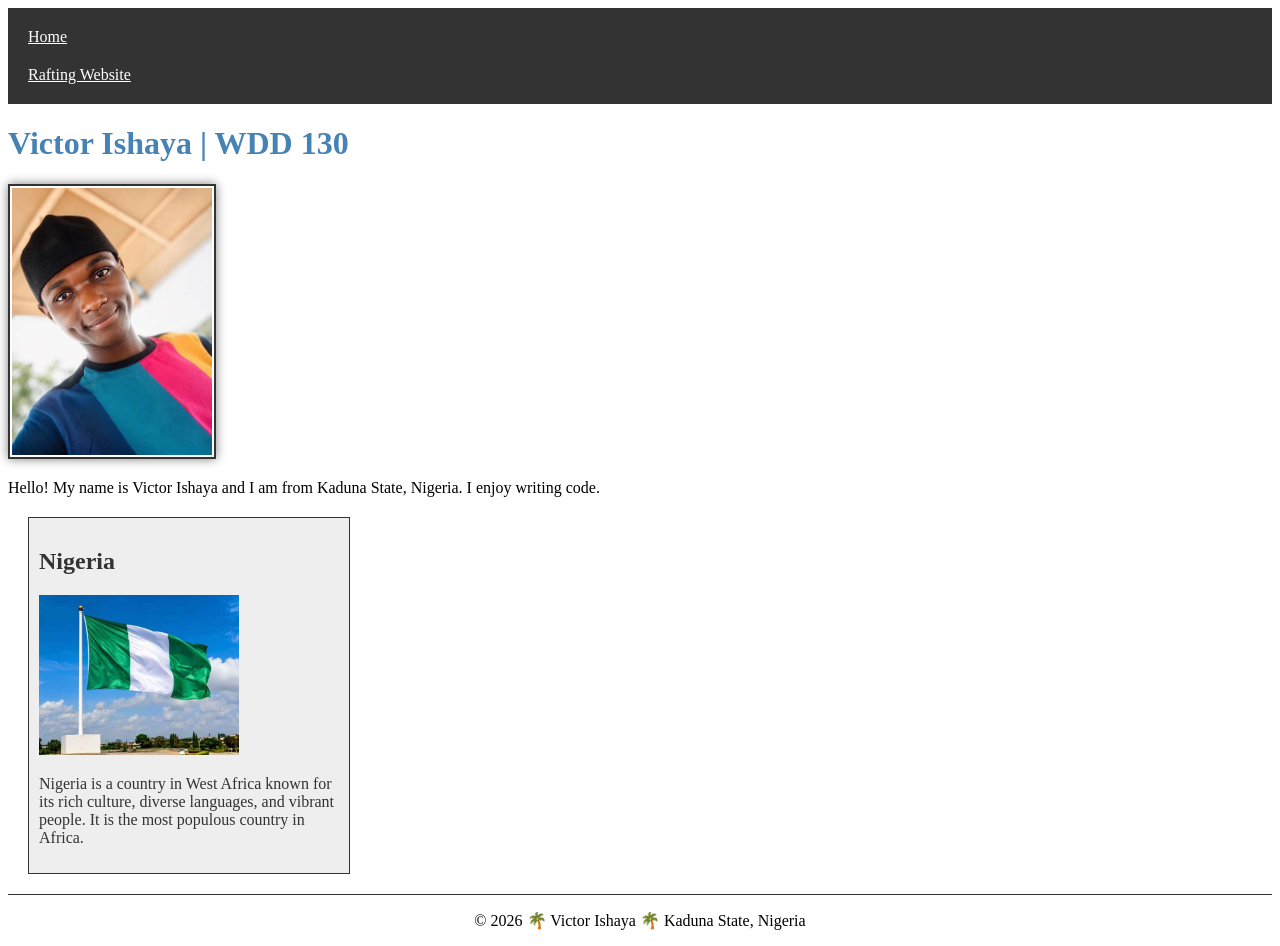
<file: index.html>
<!DOCTYPE html>
<html lang="en-US">
<head>
    <meta charset="UTF-8">
    <meta name="viewport" content="width=device-width, initial-scale=1.0">
    <title>Victor Ishaya | WDD 130</title>
    <meta name="description" content="W01 Assignment Home Page for Victor Ishaya in WDD 130.">
    <meta name="author" content="Victor Ishaya">
    <link rel="stylesheet" href="styles/styles.css">
</head>
<body>
    <header>
        <nav>
            <a href="#">Home</a>
            <a href="wwr/">Rafting Website</a>
        </nav>
    </header>
    <main>
        <h1>Victor Ishaya | WDD 130</h1>
        <img src="images/profile.jpg" alt="Portrait of Victor Ishaya" width="200">
        <p>Hello! My name is Victor Ishaya and I am from Kaduna State, Nigeria. I enjoy writing code.</p>
    </main>
    <aside>
        <h2>Nigeria</h2>
        <img src="images/nigeria.jpg" alt="Landscape of Nigeria">
        <p>Nigeria is a country in West Africa known for its rich culture, diverse languages, and vibrant people. It is the most populous country in Africa.</p>
    </aside>
    <footer>
        <p>&copy; 2026 🌴 Victor Ishaya 🌴 Kaduna State, Nigeria</p>
    </footer>
</body>
</html>
</file>
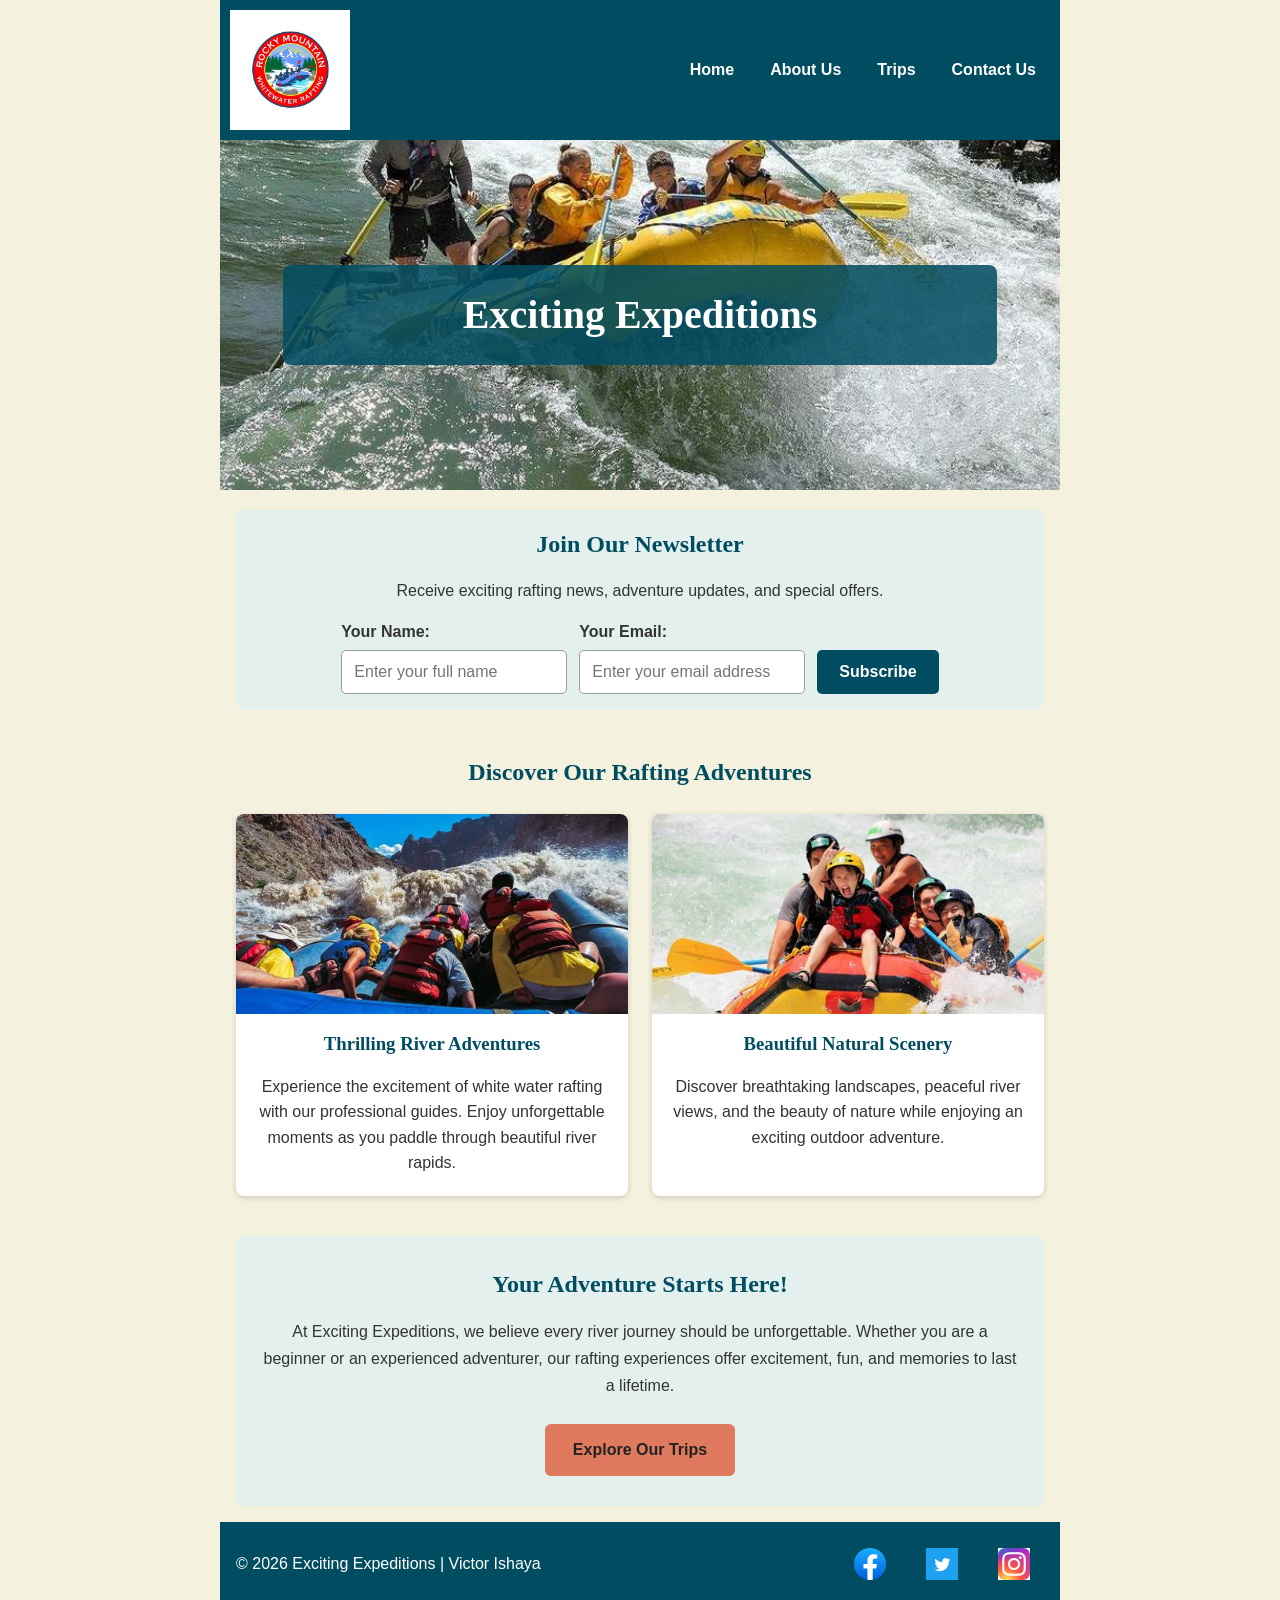
<file: wwr/index.html>
<!DOCTYPE html>
<html lang="en">
<head>
    <meta charset="UTF-8">
    <meta name="viewport" content="width=device-width, initial-scale=1.0">

    <title>Home - Exciting Expeditions White Water Rafting</title>

    <meta name="description" content="Explore exciting white water rafting adventures with Exciting Expeditions. Discover our trips, experienced guides, and unforgettable river experiences.">

    <meta name="author" content="Victor Ishaya">

    <link rel="stylesheet" href="styles/rafting.css">
</head>

<body>

    <header>
        <img src="images/logo.png" alt="Exciting Expeditions Logo">

        <nav>
            <a href="index.html">Home</a>
            <a href="about.html">About Us</a>
            <a href="trips.html">Trips</a>
            <a href="contact.html">Contact Us</a>
        </nav>
    </header>

    <main>

        <!-- Hero Section -->
        <section class="home-hero">

            <img src="images/hero.jpg"
                 alt="Adventurers enjoying an exciting white water rafting trip">

            <h1>Exciting Expeditions</h1>

        </section>

        <!-- Newsletter Section -->
        <section class="newsletter-section">

            <h2>Join Our Newsletter</h2>

            <p>Receive exciting rafting news, adventure updates, and special offers.</p>

            <form action="#" method="get" class="newsletter-form">

                <div>
                    <label for="newsletter-name">Your Name:</label>
                    <input
                        type="text"
                        id="newsletter-name"
                        name="name"
                        placeholder="Enter your full name"
                        required>
                </div>

                <div>
                    <label for="newsletter-email">Your Email:</label>
                    <input
                        type="email"
                        id="newsletter-email"
                        name="email"
                        placeholder="Enter your email address"
                        required>
                </div>

                <button type="submit">Subscribe</button>

            </form>

        </section>

        <!-- Adventure Highlights -->
        <section class="home-adventures">

            <h2>Discover Our Rafting Adventures</h2>

            <div class="home-grid">

                <article class="home-card">

                    <img
                        src="images/rafting1.jpg"
                        alt="Rafters navigating exciting white water rapids">

                    <h3>Thrilling River Adventures</h3>

                    <p>
                        Experience the excitement of white water rafting
                        with our professional guides. Enjoy unforgettable
                        moments as you paddle through beautiful river rapids.
                    </p>

                </article>

                <article class="home-card">

                    <img
                        src="images/rafting4.jpg"
                        alt="Beautiful scenery along a rafting river">

                    <h3>Beautiful Natural Scenery</h3>

                    <p>
                        Discover breathtaking landscapes, peaceful river
                        views, and the beauty of nature while enjoying
                        an exciting outdoor adventure.
                    </p>

                </article>

            </div>

        </section>

        <!-- Company Introduction -->
        <section class="home-introduction">

            <h2>Your Adventure Starts Here!</h2>

            <p>
                At Exciting Expeditions, we believe every river journey
                should be unforgettable. Whether you are a beginner or
                an experienced adventurer, our rafting experiences offer
                excitement, fun, and memories to last a lifetime.
            </p>

            <a href="trips.html" class="home-cta">
                Explore Our Trips
            </a>

        </section>

    </main>

    <footer>

        <p>&copy; 2026 Exciting Expeditions | Victor Ishaya</p>

        <nav class="socialmedia">

            <a href="https://facebook.com"
               target="_blank"
               rel="noopener noreferrer">
                <img src="images/facebook.png" alt="Facebook">
            </a>

            <a href="https://twitter.com"
               target="_blank"
               rel="noopener noreferrer">
                <img src="images/twitter.png" alt="Twitter">
            </a>

            <a href="https://instagram.com"
               target="_blank"
               rel="noopener noreferrer">
                <img src="images/instagram.png" alt="Instagram">
            </a>

        </nav>

    </footer>

</body>
</html>
</file>
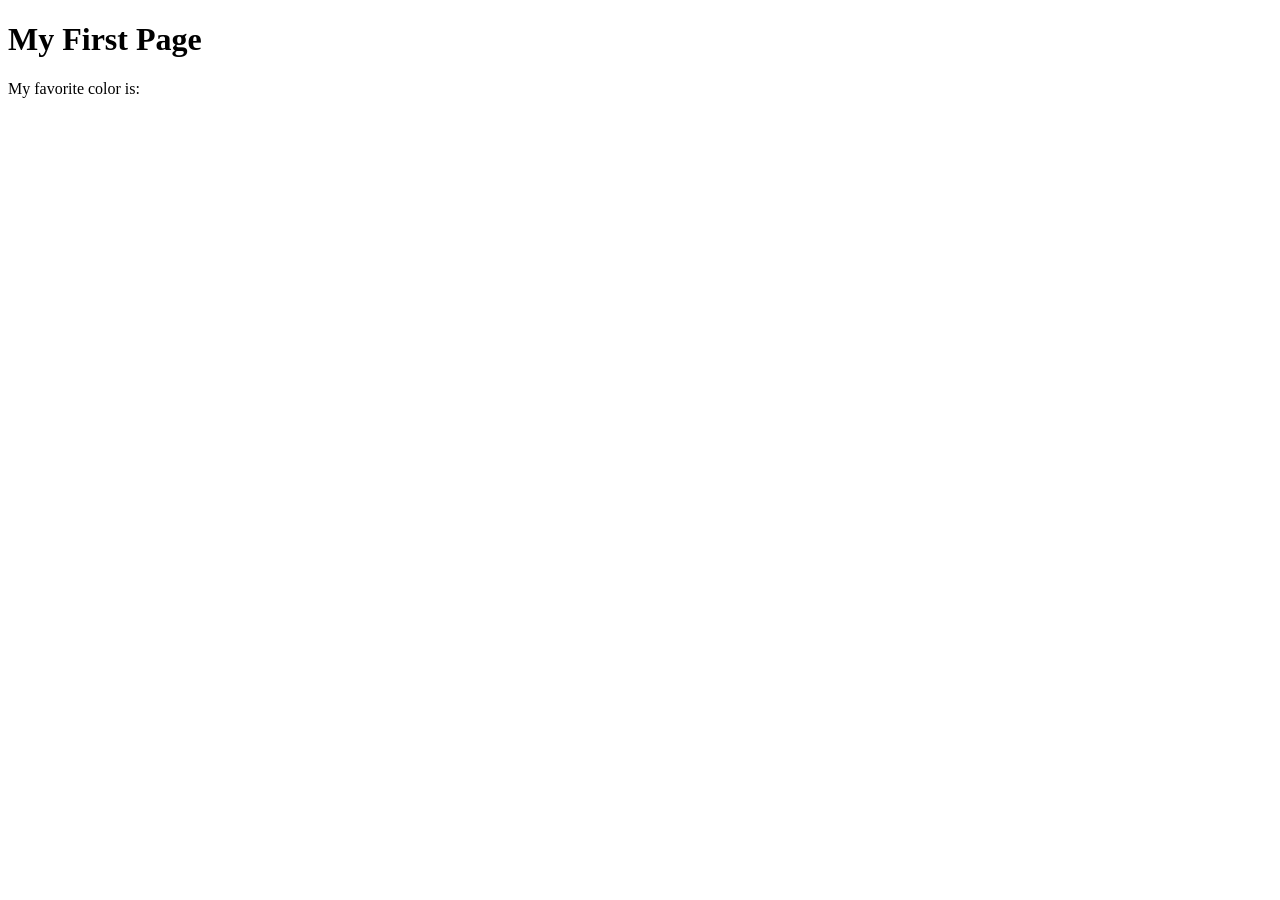
<file: week01/first-page.html>
<!DOCTYPE html>
<html lang="en">

<head>
    <meta charset="UTF-8">
    <meta name="viewport" content="width=device-width, initial-scale=1.0">
    <title>My First Page</title>
</head>

<body>
    <h1>My First Page</h1>
    <p>My favorite color is: </p>
</body>

</html>
</file>
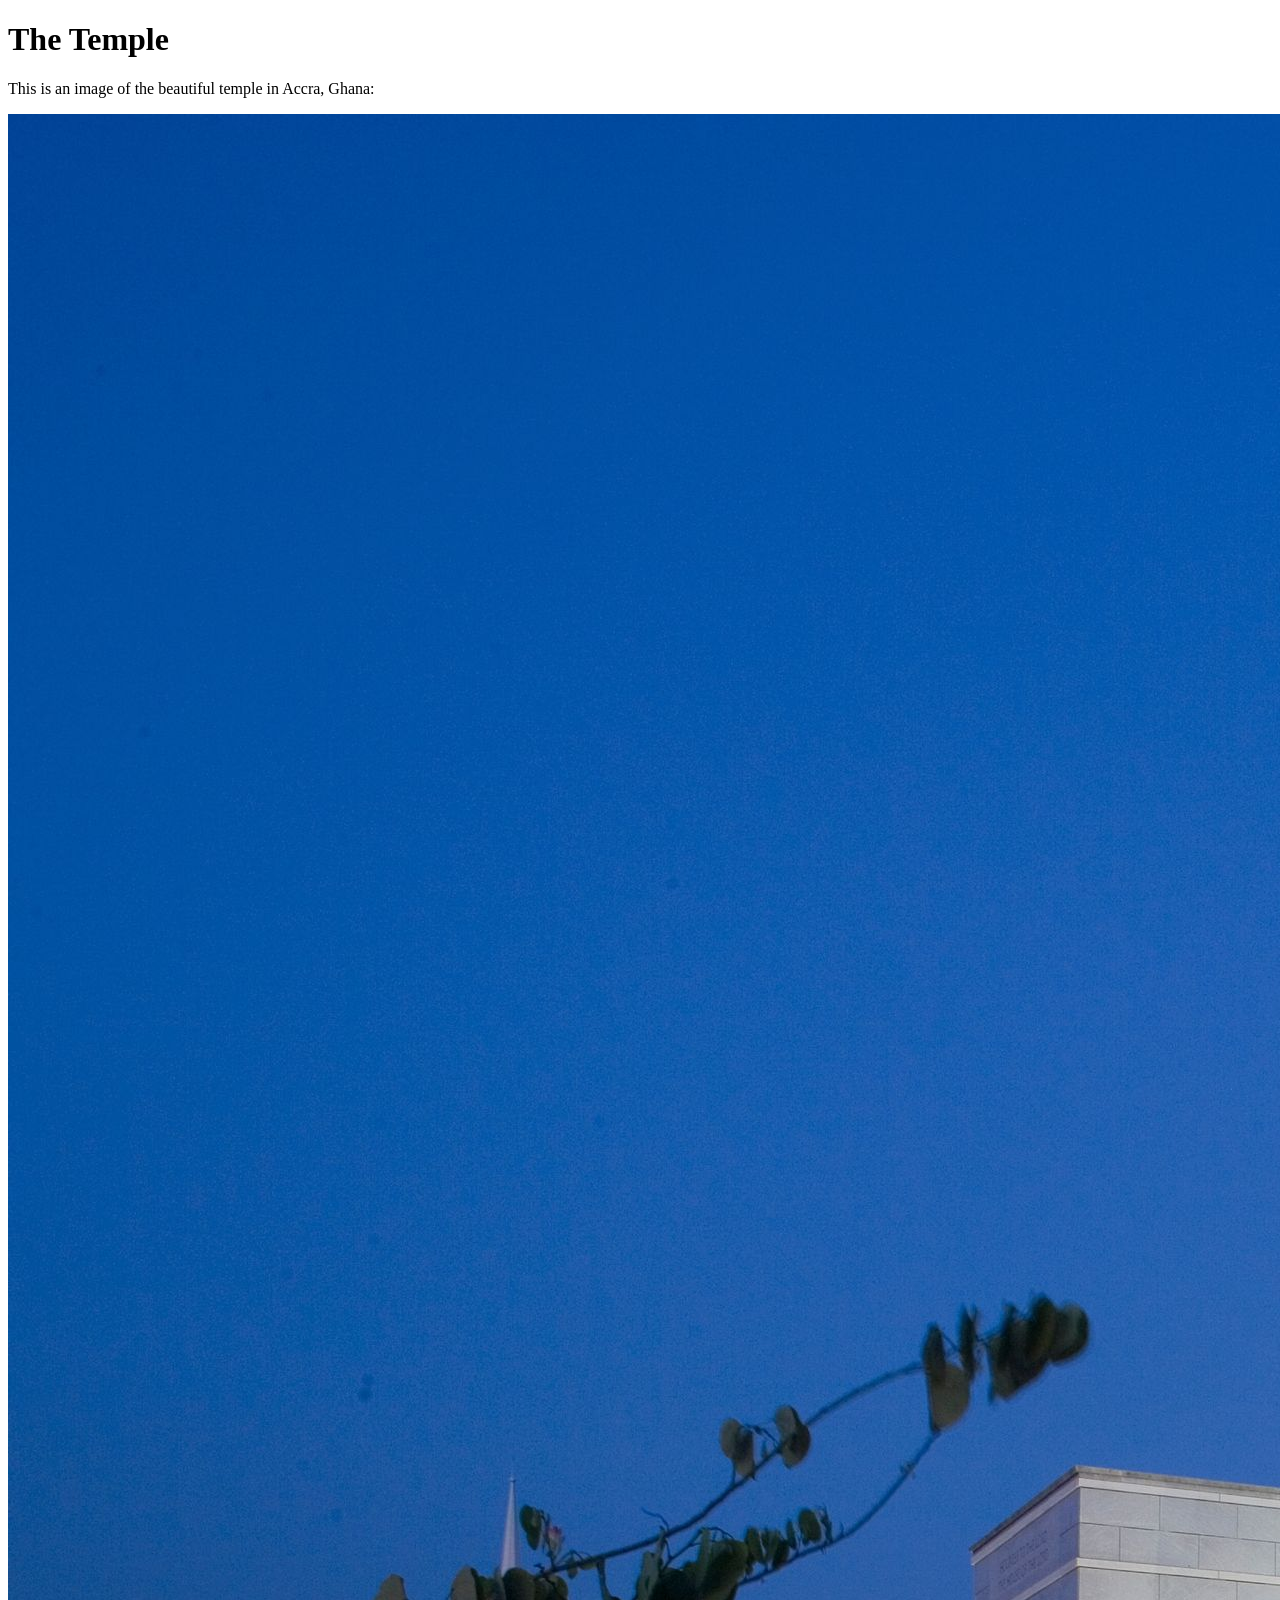
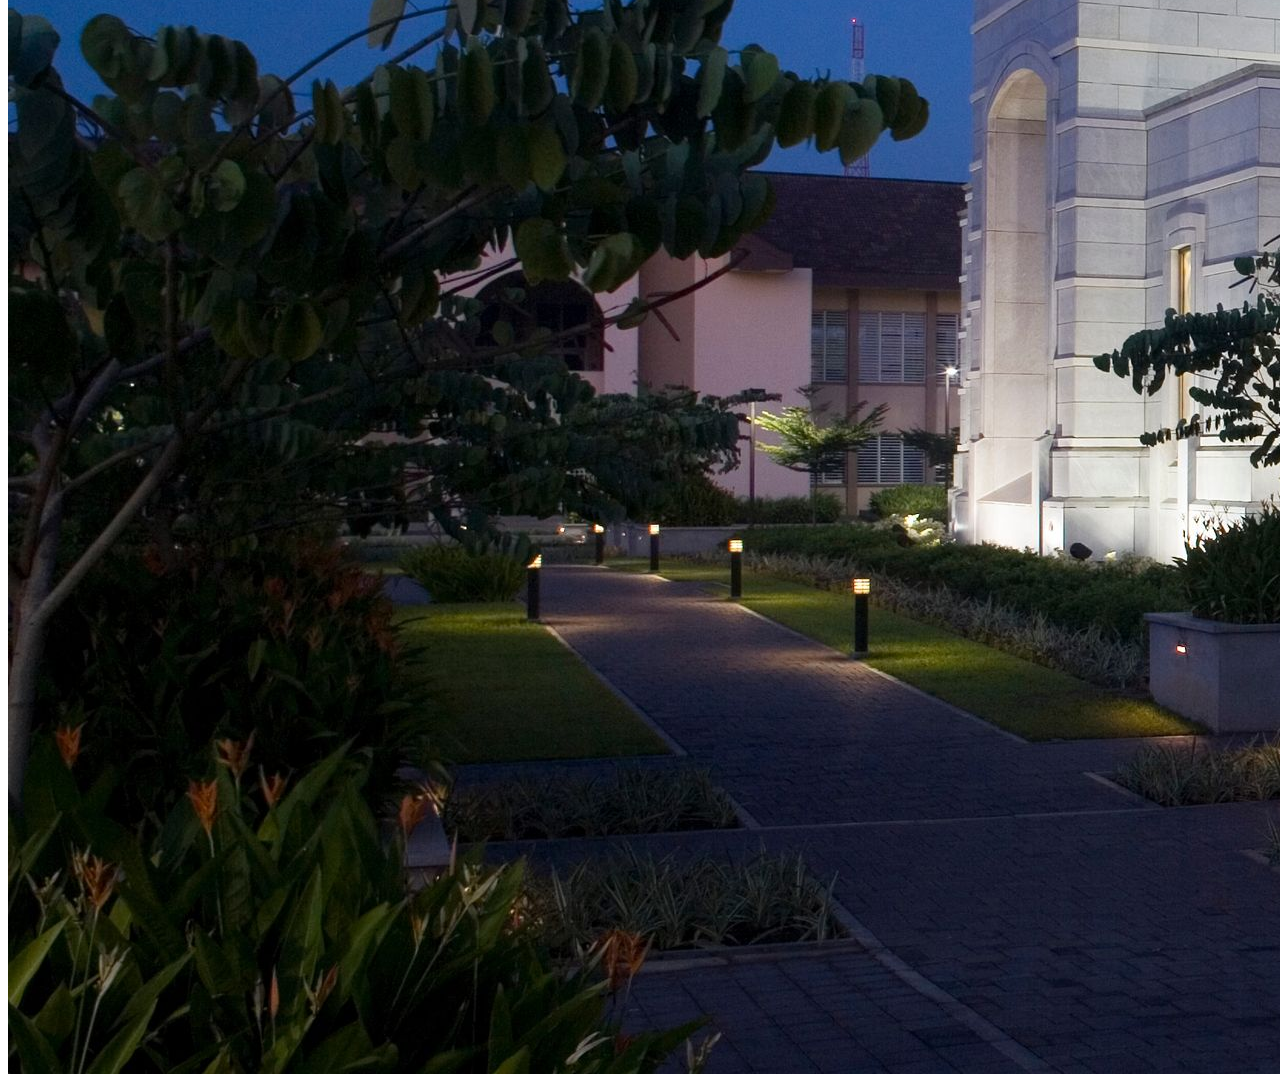
<file: week01/images.html>
<!DOCTYPE html>
<html lang="en">

<head>
    <meta charset="UTF-8">
    <meta name="viewport" content="width=device-width, initial-scale=1.0">
    <title>Temple Image</title>
</head>

<body>
    <h1>The Temple</h1>
    <p>This is an image of the beautiful temple in Accra, Ghana:</p>
    <img src="images/temple-large.jpeg" alt="The Accra Ghana Temple">

</body>

</html>
</file>
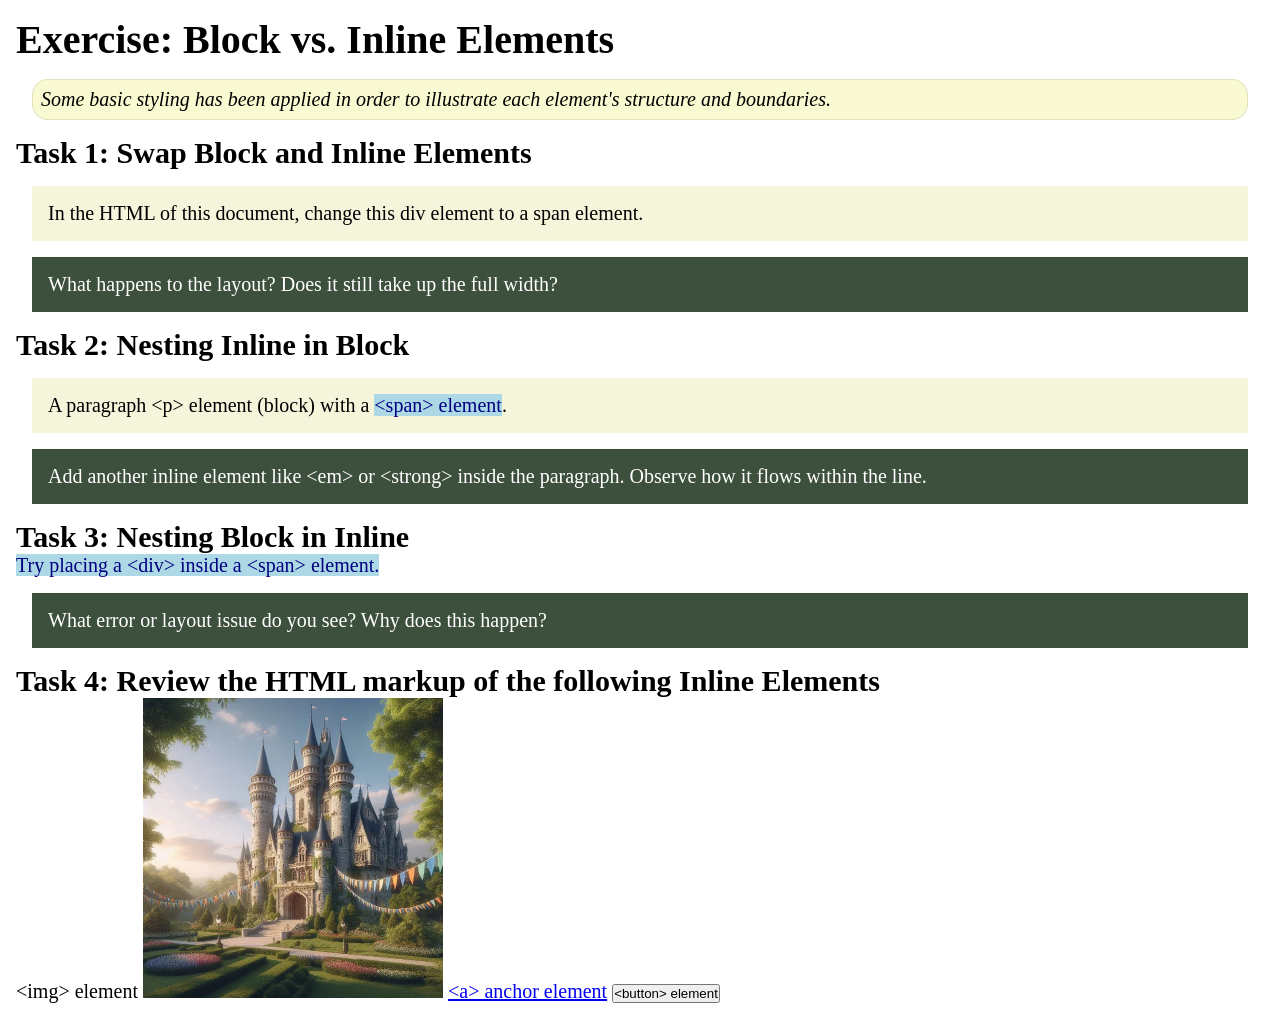
<file: week02/block-vs-inline.html>
<!DOCTYPE html>
<html lang="en">

<head>
    <meta charset="UTF-8">
    <meta name="viewport" content="width=device-width, initial-scale=1.0">
    <title>Exercise: Block vs. Inline Elements</title>
    <link rel="stylesheet" href="styles/block-vs-inline.css">
</head>

<body>
    <main>
        <h1>Exercise: Block vs. Inline Elements</h1>
        <p class="note">Some basic styling has been applied in order to illustrate each element's structure and boundaries.</p>

        <h2>Task 1: Swap Block and Inline Elements</h2>
        <div>In the HTML of this document, change this div element to a span element.</div>

        <p class="question">What happens to the layout? Does it still take up the full width?</p>

        <h2>Task 2: Nesting Inline in Block</h2>
        <p>A paragraph &lt;p&gt; element (block) with a <span>&lt;span&gt; element</span>.</p>
        <p class="question">Add another inline element like &lt;em&gt; or &lt;strong&gt; inside the paragraph. Observe how it flows within the line.</p>

        <h2>Task 3: Nesting Block in Inline</h2>
        <span>Try placing a &lt;div&gt; inside a &lt;span&gt; element.</span>
        <p class="question">What error or layout issue do you see? Why does this happen?</p>

        <h2>Task 4: Review the HTML markup of the following Inline Elements</h2>
        &lt;img&gt; element
        <img src="images/castle.webp" alt="placeholder image (images are inline)" width="300" height="300">
        <a href="https://churchofjesuschrist.org">&lt;a&gt; anchor element</a>
        <button type="button">&lt;button&gt; element</button>
    </main>
</body>

</html>
</file>
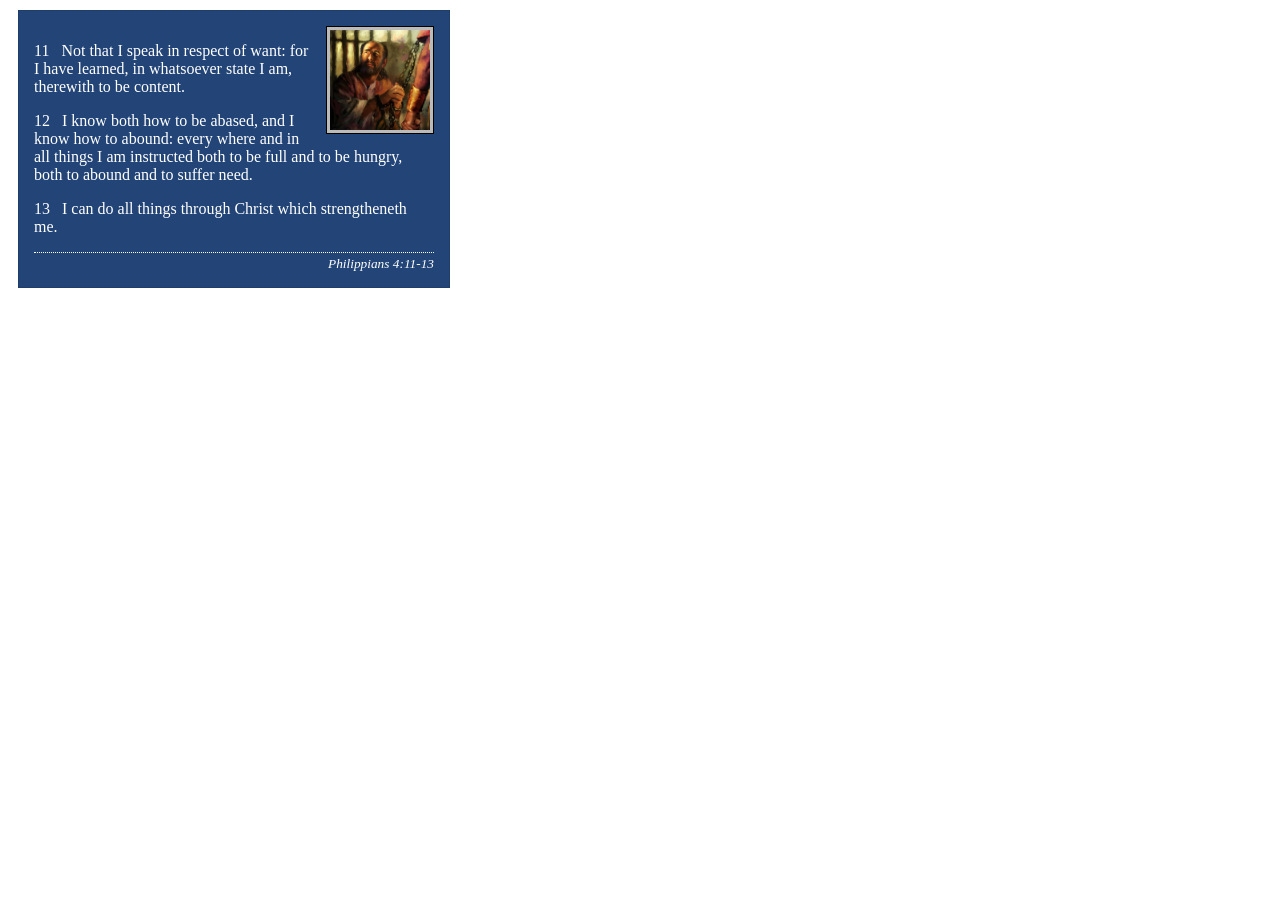
<file: week02/box-model-solution.html>
<!DOCTYPE html>
<html lang="en">

<head>
    <meta charset="UTF-8">
    <meta name="viewport" content="width=device-width, initial-scale=1.0">
    <title>Box Model Activity</title>
    <link rel="stylesheet" href="styles/box-model-solution.css">
</head>

<body>
    <main>
        <div class="callout">
            <img src="images/apostle-paul-imprisoned.webp" alt="Paul the Apostle - Imprisoned in Rome" width="200" height="200">
            <blockquote>
                <p>11 &nbsp; Not that I speak in respect of want: for I have learned, in whatsoever state I am, therewith to be content.</p>
                <p>12 &nbsp; I know both how to be abased, and I know how to abound: every where and in all things I am instructed both to be full and to be hungry, both to abound and to suffer need.</p>
                <p>13 &nbsp; I can do all things through Christ which strengtheneth me.</p>
            </blockquote>
            <cite>Philippians 4:11-13</cite>
        </div>
    </main>
</body>

</html>
</file>
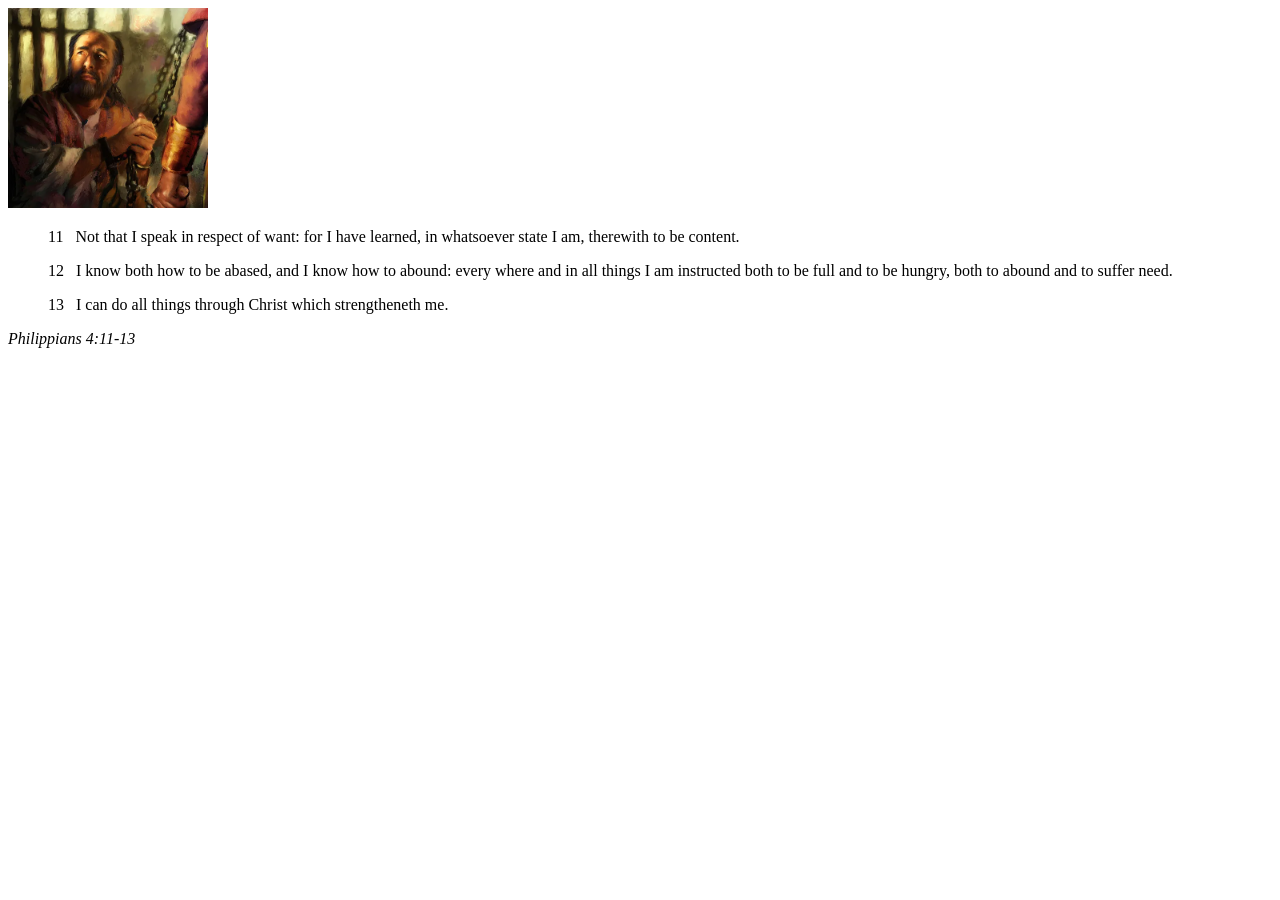
<file: week02/box-model.html>
<!DOCTYPE html>
<html lang="en">

<head>
    <meta charset="UTF-8">
    <meta name="viewport" content="width=device-width, initial-scale=1.0">
    <title>Box Model Activity</title>
</head>

<body>
    <main>
        <div class="callout">
            <img src="images/apostle-paul-imprisoned.webp" alt="Paul the Apostle - Imprisoned in Rome" width="200" height="200">
            <blockquote>
                <p>11 &nbsp; Not that I speak in respect of want: for I have learned, in whatsoever state I am, therewith to be content.</p>
                <p>12 &nbsp; I know both how to be abased, and I know how to abound: every where and in all things I am instructed both to be full and to be hungry, both to abound and to suffer need.</p>
                <p>13 &nbsp; I can do all things through Christ which strengtheneth me.</p>
            </blockquote>
            <cite>Philippians 4:11-13</cite>
        </div>
    </main>
</body>

</html>
</file>
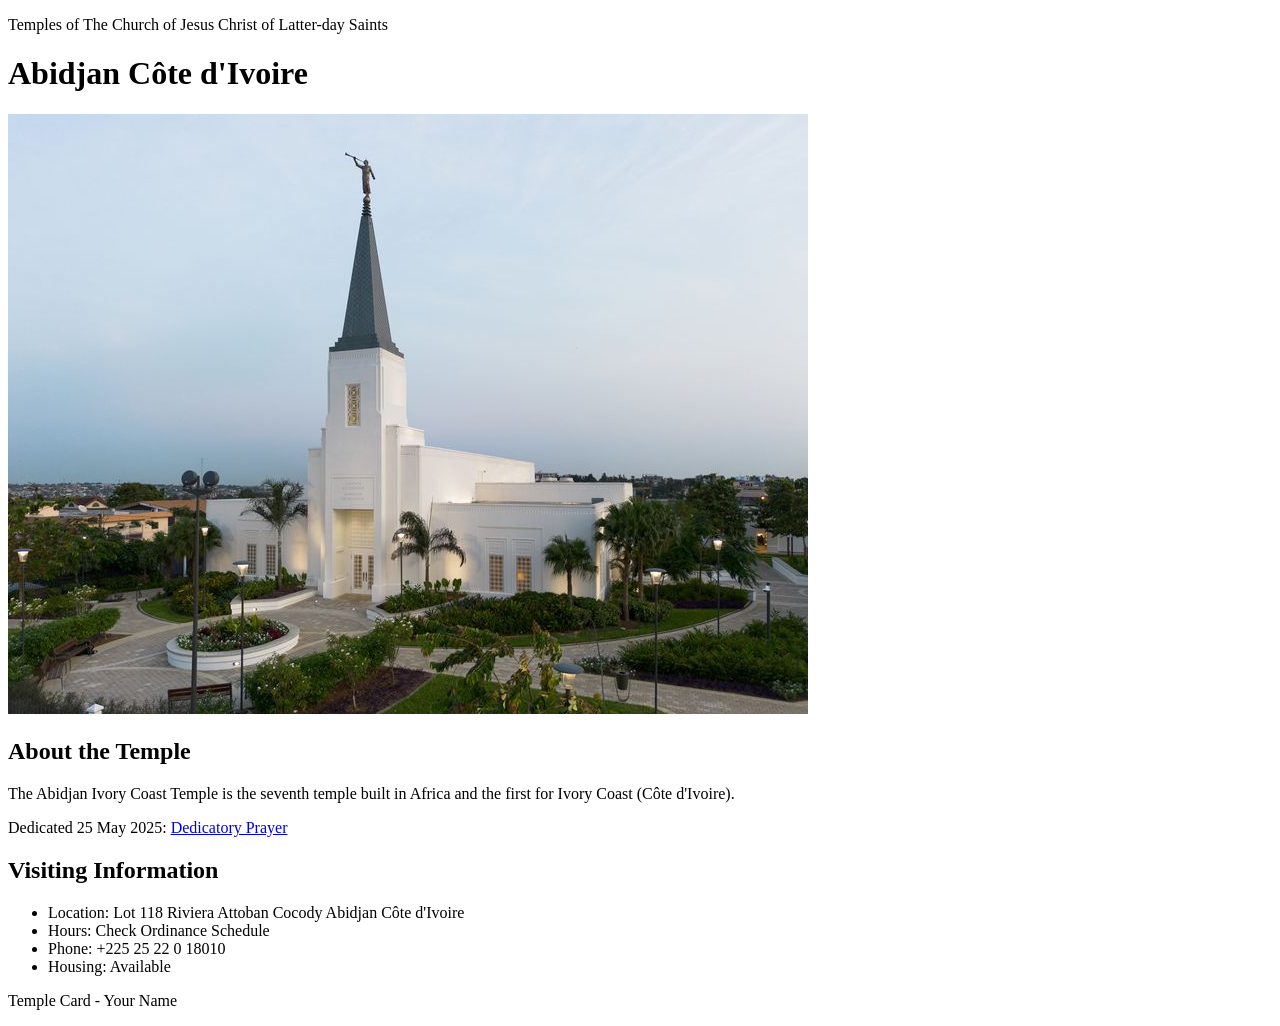
<file: week02/temple.html>
<!DOCTYPE html>
<html lang="en">

<head>
    <meta charset="UTF-8">
    <meta name="viewport" content="width=device-width, initial-scale=1.0">
    <title>Temple Card - Abidjan Côte d'Ivoire</title>
</head>

<body>
    <header>
        <p>Temples of The Church of Jesus Christ of Latter-day Saints</p>
    </header>
    <main>
        <h1>Abidjan Côte d'Ivoire</h1>
        <picture>
            <img src="images/abidjan-ivory-coast.jpeg" alt="Abidjan Côte d'Ivoire Temple">
        </picture>
        <section>
            <h2>About the Temple</h2>
            <p>The Abidjan Ivory Coast Temple is the seventh temple built in Africa and the first for Ivory Coast (Côte d'Ivoire).</p>
            <p>Dedicated 25 May 2025: <a href="https://www.churchofjesuschrist.org/temples/dedicatory-prayer/abidjan-ivory-coast-temple/2025-05-25?lang=eng" target="_blank" rel="noopener noreferrer">Dedicatory Prayer</a></p>
        </section>
        <section>
            <h2>Visiting Information</h2>
            <ul>
                <li>Location: Lot 118 Riviera Attoban Cocody Abidjan Côte d'Ivoire</li>
                <li>Hours: Check Ordinance Schedule</li>
                <li>Phone: +225 25 22 0 18010</li>
                <li>Housing: Available</li>
            </ul>
        </section>
    </main>
    <footer>
        <p>Temple Card - Your Name</p>
    </footer>
</body>

</html>
</file>
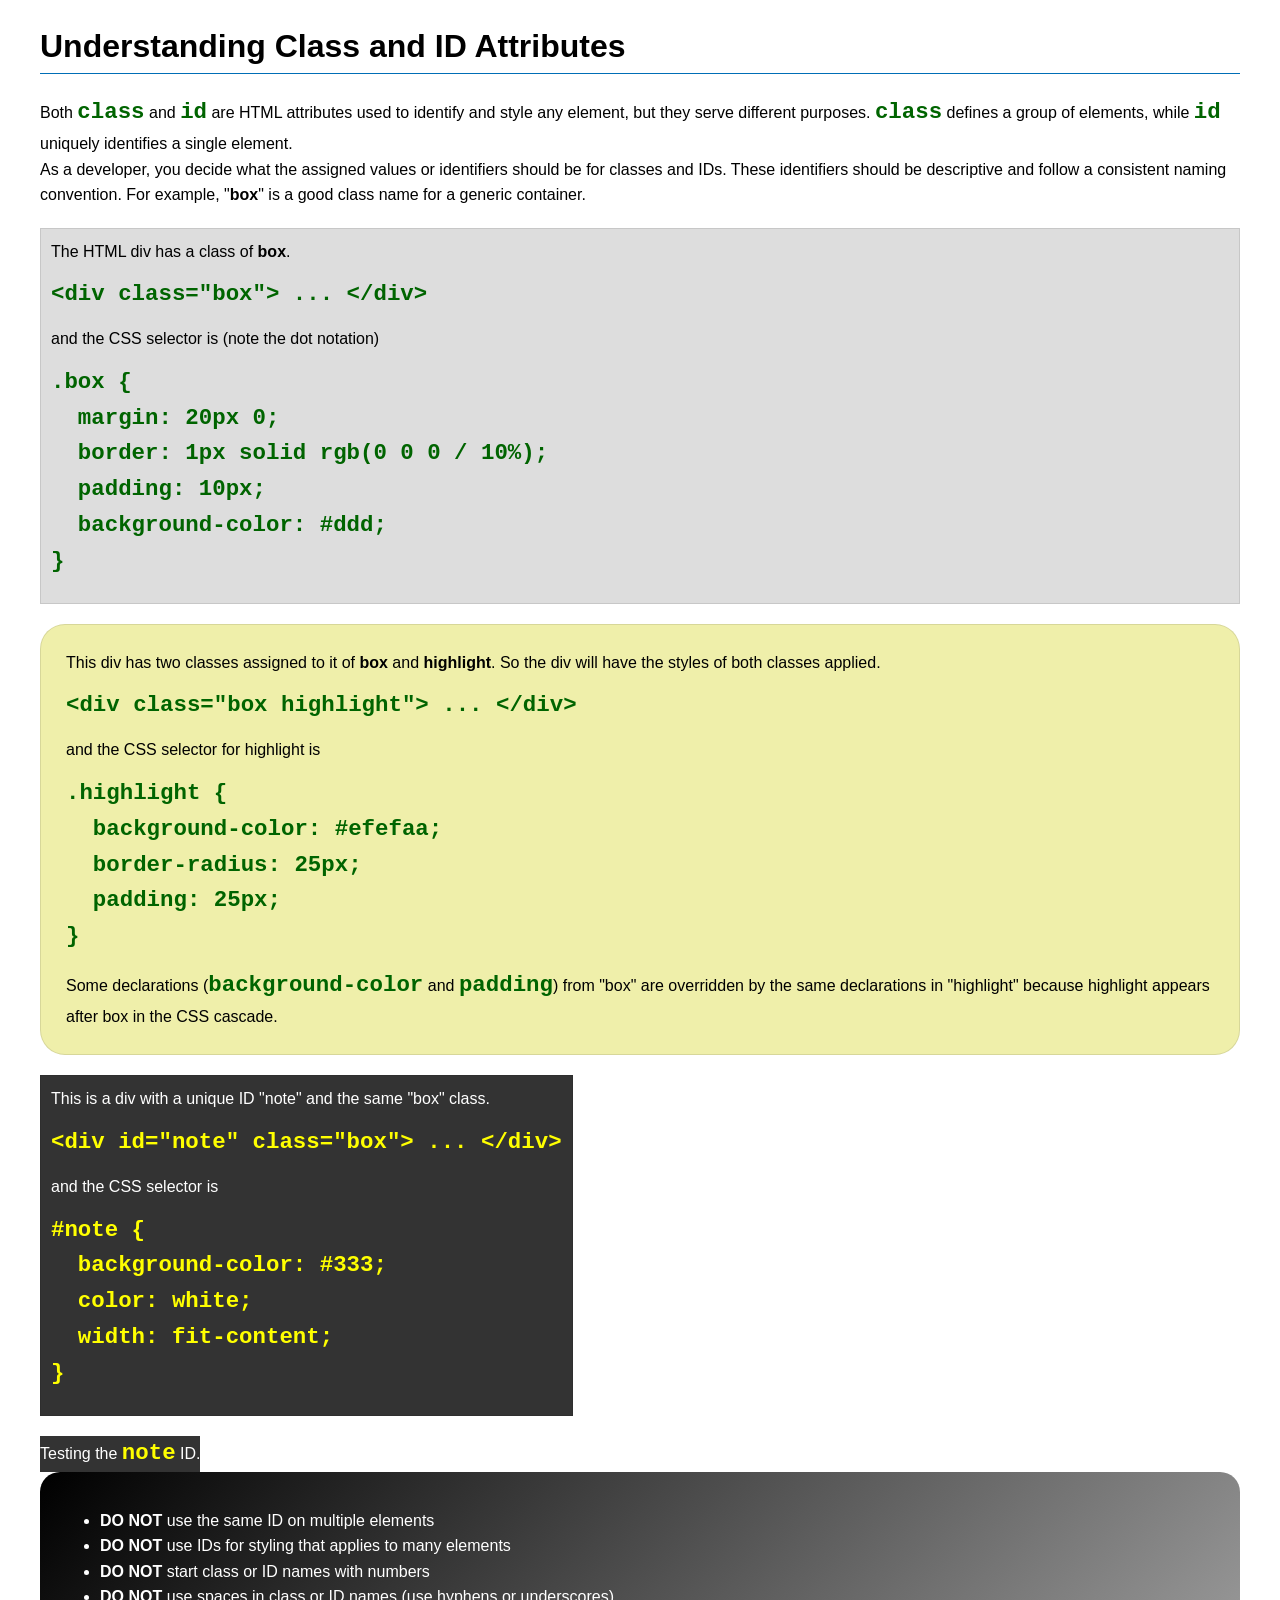
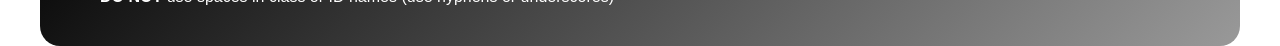
<file: week03/class-and-id.html>
<!DOCTYPE html>
<html lang="en">

<head>
    <meta charset="UTF-8">
    <meta name="viewport" content="width=device-width, initial-scale=1.0">
    <title>Class vs ID Attributes</title>
    <link rel="stylesheet" href="styles/class-and-id.css">
</head>

<body>
    <h1>Understanding Class and ID Attributes</h1>
    <p>Both <code>class</code> and <code>id</code> are HTML attributes used to identify and style any element, but they serve different purposes. <code>class</code> defines a group of elements, while <code>id</code> uniquely identifies a single element.</p>
    <p>As a developer, you decide what the assigned values or identifiers should be for classes and IDs. These identifiers should be descriptive and follow a consistent naming convention. For example, "<strong>box</strong>" is a good class name for a generic container.</p>
    <div class="box">
        <p>The HTML div has a class of <strong>box</strong>.</p>
        <pre><code class="html">&lt;div class="box"&gt; ... &lt;/div&gt;</code></pre>
        and the CSS selector is (note the dot notation)
        <pre><code class="css">.box {
  margin: 20px 0;
  border: 1px solid rgb(0 0 0 / 10%);
  padding: 10px;
  background-color: #ddd; 
}</code></pre>
    </div>

    <div class="box highlight">
        <p>This div has two classes assigned to it of <strong>box</strong> and <strong>highlight</strong>. So the div will have the styles of both classes applied.</p>
        <pre><code class="html">&lt;div class="box highlight"&gt; ... &lt;/div&gt;</code></pre>
        and the CSS selector for highlight is
        <pre><code class="css">.highlight {
  background-color: #efefaa;
  border-radius: 25px;
  padding: 25px;
}</code></pre>
        <p>Some declarations (<code>background-color</code> and <code>padding</code>) from "box" are overridden by the same declarations in "highlight" because highlight appears after box in the CSS cascade.</p>
    </div>

    <div id="note" class="box">
        <p>This is a div with a unique ID "note" and the same "box" class.</p>
        <pre><code class="html">&lt;div id="note" class="box"&gt; ... &lt;/div&gt;</code></pre>
        and the CSS selector is
        <pre><code class="css">#note {
  background-color: #333;
  color: white;
  width: fit-content;
}</code></pre>
    </div>

    <div id="note">
        <p>Testing the <code>note</code> ID.</p>
    </div>

    <section id="best-practice">
        <ul>
            <li><strong>DO NOT</strong> use the same ID on multiple elements</li>
            <li><strong>DO NOT</strong> use IDs for styling that applies to many elements</li>
            <li><strong>DO NOT</strong> start class or ID names with numbers</li>
            <li><strong>DO NOT</strong> use spaces in class or ID names (use hyphens or underscores)</li>
        </ul>
    </section>

</body>

</html>
</file>
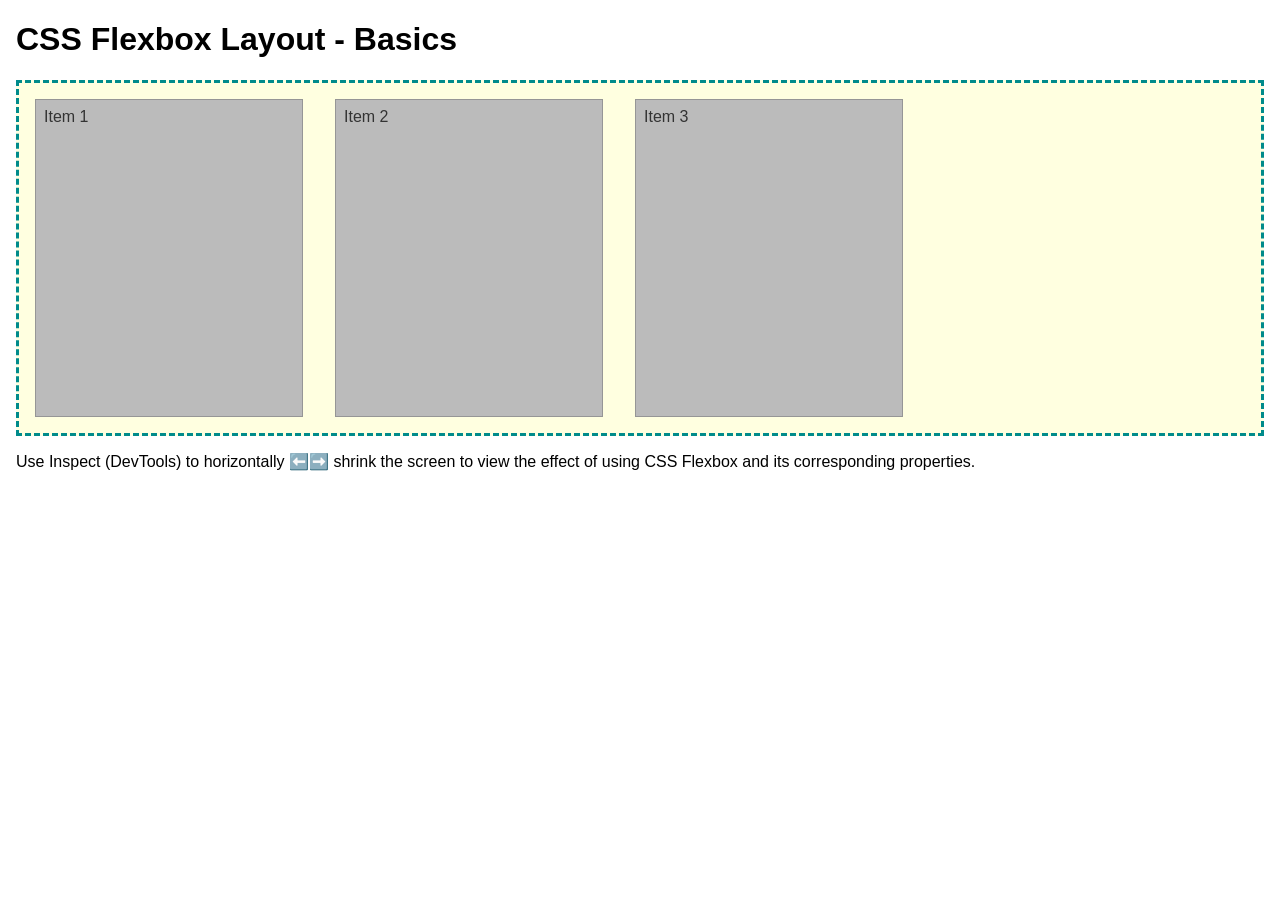
<file: week04/flexbox-layout.html>
<!DOCTYPE html>
<html lang="en">

<head>
    <meta charset="UTF-8">
    <meta name="viewport" content="width=device-width, initial-scale=1.0">
    <title>CSS Flexbox Layout - Basics</title>
    <link rel="stylesheet" href="styles/flexbox.css">
</head>

<body>
    <main>
        <h1>CSS Flexbox Layout - Basics</h1>
        <div class="flex-container">
            <div class="flex-item item1">Item 1</div>
            <div class="flex-item item2">Item 2</div>
            <div class="flex-item item3">Item 3</div>
        </div>
        <p>Use Inspect (DevTools) to horizontally ⬅️➡️ shrink the screen to view the effect of using CSS Flexbox and its corresponding properties.</p>
    </main>
</body>

</html>
</file>
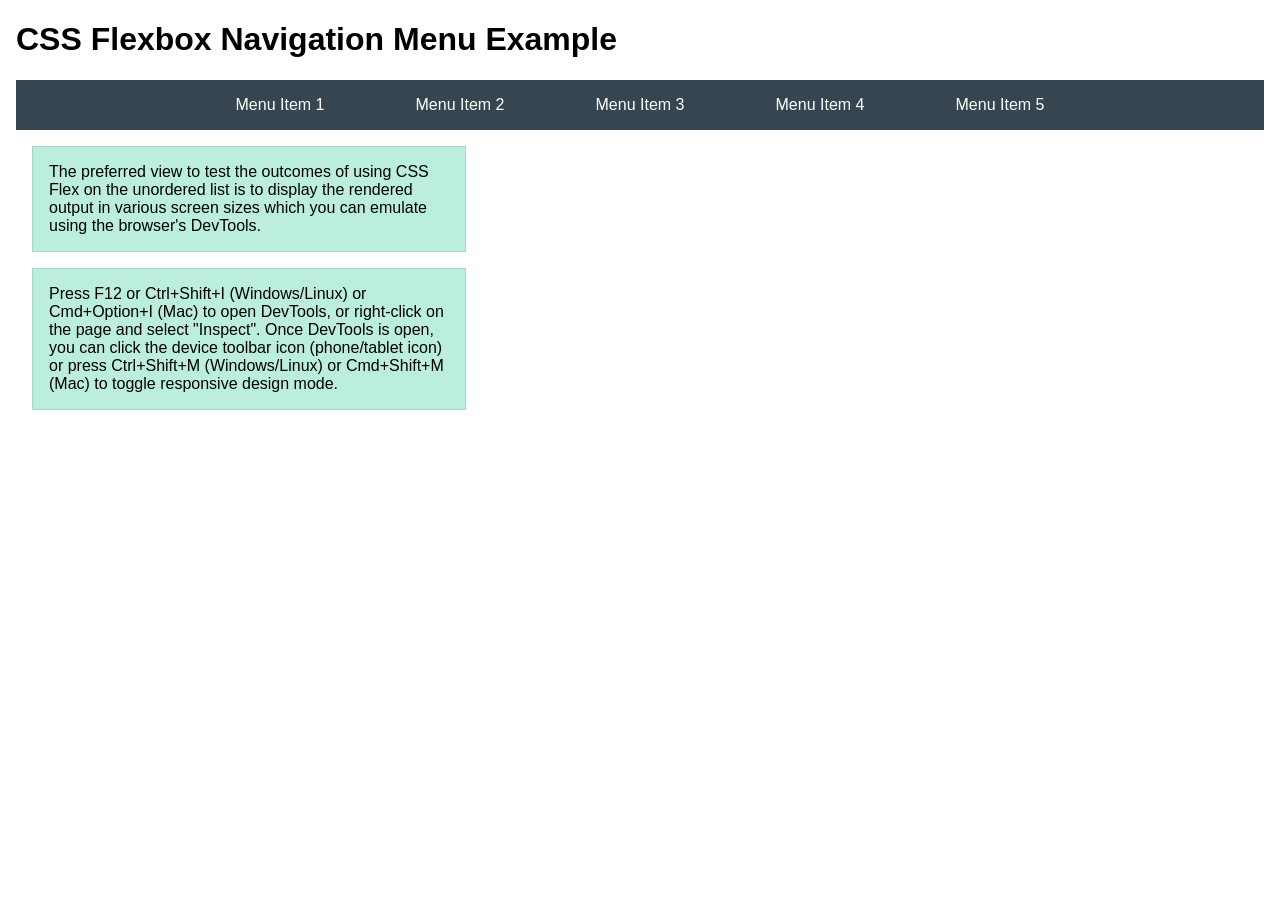
<file: week04/flexbox-menu.html>
<!DOCTYPE html>
<html lang="en">

<head>
    <meta charset="UTF-8">
    <meta name="viewport" content="width=device-width, initial-scale=1.0">
    <title>CSS Flexbox - Navigation Menu</title>
    <link rel="stylesheet" href="styles/flexbox-menu.css">
</head>

<body>
    <main>
        <h1>CSS Flexbox Navigation Menu Example</h1>
        <nav>
            <ul>
                <li><a href="#">Menu Item 1</a></li>
                <li><a href="#">Menu Item 2</a></li>
                <li><a href="#">Menu Item 3</a></li>
                <li><a href="#">Menu Item 4</a></li>
                <li><a href="#">Menu Item 5</a></li>
            </ul>
        </nav>
        <p>The preferred view to test the outcomes of using CSS Flex on the unordered list is to display the rendered output in various screen sizes which you can emulate using the browser's DevTools.</p>

        <p>Press F12 or Ctrl+Shift+I (Windows/Linux) or Cmd+Option+I (Mac) to open DevTools, or right-click on the page and select "Inspect". Once DevTools is open, you can click the device toolbar icon (phone/tablet icon) or press Ctrl+Shift+M (Windows/Linux) or Cmd+Shift+M (Mac) to toggle responsive design mode.</p>
    </main>
</body>

</html>
</file>
<file: styles/styles.css>
/* Navigation */
nav {
    background-color: #333;
    padding: 10px;
}

nav a {
    color: white;
    padding: 10px;
    display: block;
}

h1 {
    color: steelblue;
}

main {
    max-width: 840px;
}

/* Main image */
main img {
    width: 200px;
    height: auto;
    border: 2px solid #333;
    padding: 2px;
    box-shadow: 0 0 10px gray;
}

/* Aside */
aside {
    width: 300px;
    margin: 20px;
    border: 1px solid #333;
    padding: 10px;
    background-color: #eee;
    color: #333;
}

aside img {
    width: 200px;
    height: auto;
}

/* Paragraph */
p {
    padding: 0;
}

/* Footer */
footer {
    margin-top: 20px;
    border-top: 1px solid #333;
    text-align: center;
}
</file>
<file: wwr/styles/rafting.css>
/* =========================================
   EXCITING EXPEDITIONS
   WDD130 RAFTING WEBSITE
   ========================================= */

/* CSS VARIABLES */
:root {
    --primary-color: #004d61;
    --secondary-color: #e07a5f;
    --accent1-color: #333333;
    --accent2-color: #f4f1de;
    --heading-font: 'Georgia', serif;
    --body-font: 'Arial', sans-serif;
}

/* CSS RESET */
* {
    margin: 0;
    padding: 0;
    box-sizing: border-box;
}

/* BODY */
body {
    font-family: var(--body-font);
    color: var(--accent1-color);
    background-color: var(--accent2-color);
    line-height: 1.5;
}

/* PAGE WIDTH */
header,
main,
footer {
    width: 100%;
    max-width: 840px;
    margin: 0 auto;
}

/* =========================================
   HEADER AND NAVIGATION
   ========================================= */

header {
    display: grid;
    grid-template-columns: 150px 1fr;
    align-items: center;
    background-color: var(--primary-color);
    padding: 10px;
}

header img {
    width: 120px;
    height: auto;
}

header nav {
    display: flex;
    justify-content: flex-end;
    align-items: center;
    flex-wrap: wrap;
    gap: 8px;
}

nav a {
    display: block;
    padding: 10px 14px;
    color: #ffffff;
    text-decoration: none;
    font-weight: bold;
}

nav a:hover {
    background-color: #b3573f;
    color: #ffffff;
}

/* =========================================
   HEADINGS AND SECTIONS
   ========================================= */

h1,
h2,
h3 {
    font-family: var(--heading-font);
    color: var(--primary-color);
}

section {
    padding: 16px;
}

section h2 {
    text-align: center;
    margin-bottom: 16px;
}

/* =========================================
   ABOUT PAGE
   ========================================= */

.hero {
    position: relative;
    overflow: hidden;
}

.hero > img {
    display: block;
    width: 100%;
    height: 350px;
    object-fit: cover;
}

.hero h1 {
    position: absolute;
    top: 20px;
    left: 0;
    width: 100%;
    padding: 16px;
    text-align: center;
    color: #ffffff;
    background-color: rgba(0, 77, 97, 0.85);
}

.hero article {
    position: absolute;
    bottom: 20px;
    left: 5%;
    width: 90%;
    padding: 15px;
    background-color: rgba(255, 255, 255, 0.9);
}

.hero article img {
    float: right;
    width: 150px;
    height: 110px;
    object-fit: cover;
    margin-left: 15px;
}

.hero article p {
    line-height: 1.6;
}

/* HISTORY */

.history {
    padding: 25px 16px;
}

.history-content {
    display: grid;
    grid-template-columns: 1fr 1fr 1fr;
    align-items: center;
    gap: 15px;
}

.history-content img {
    width: 100%;
    height: 180px;
    object-fit: cover;
}

.history-content p {
    line-height: 1.6;
}

/* ADVENTURES */

.adventures {
    padding: 25px 16px;
}

.adventure-gallery {
    display: grid;
    grid-template-columns: repeat(5, 1fr);
    gap: 12px;
}

.adventure-gallery figure {
    text-align: center;
}

.adventure-gallery img {
    display: block;
    width: 100%;
    height: 120px;
    object-fit: cover;
}

.adventure-gallery figcaption {
    font-weight: bold;
    margin-top: 8px;
    font-size: 0.85rem;
}

/* =========================================
   CONTACT PAGE
   ========================================= */

/* COMPANY INFORMATION */

.company-info-section {
    text-align: center;
    padding: 25px 16px;
}

.company-info-section h1 {
    font-size: 1.8rem;
    margin-bottom: 15px;
}

.company-info-section h2 {
    font-size: 1.6rem;
    margin-bottom: 10px;
}

.company-details p {
    margin-bottom: 8px;
}

/* MAP AND FORM */

.map-form-section {
    display: grid;
    grid-template-columns: 1fr 1fr;
    gap: 24px;
    align-items: start;
    padding: 16px;
}

.map-container iframe {
    width: 100%;
    height: 300px;
    border: none;
    border-radius: 8px;
}

/* CONTACT FORM */

.form-section {
    padding: 0;
}

fieldset {
    border: 1px solid #cbd5e1;
    padding: 20px;
    border-radius: 8px;
    background-color: #ffffff;
    margin-bottom: 20px;
}

legend {
    font-weight: bold;
    padding: 0 8px;
    color: #1e293b;
}

.form-item {
    margin-bottom: 18px;
}

.form-item label {
    display: block;
    margin-bottom: 6px;
    font-weight: 600;
    color: #334155;
}

.form-item input[type="text"],
.form-item input[type="email"],
.form-item textarea {
    width: 100%;
    padding: 12px;
    border: 1px solid #cbd5e1;
    border-radius: 4px;
    font-size: 1rem;
    font-family: var(--body-font);
}

.form-item textarea {
    resize: vertical;
}

.radio-group label,
.checkbox-item label {
    display: block;
    font-weight: normal;
    margin-bottom: 8px;
    cursor: pointer;
}

.radio-group input,
.checkbox-item input {
    margin-right: 5px;
}

.checkbox-item {
    margin-top: 15px;
}

/* SUBMIT BUTTON */

.submit-btn {
    display: block;
    width: 100%;
    padding: 14px;
    background-color: var(--primary-color);
    color: #ffffff;
    border: none;
    border-radius: 6px;
    font-size: 1rem;
    font-weight: bold;
    cursor: pointer;
}

.submit-btn:hover {
    background-color: #b3573f;
}

/* EMPLOYEE SECTION */

.employee-section {
    background-color: #eef2f5;
    padding: 25px 16px;
    text-align: center;
}

.employee-section h2 {
    margin-bottom: 20px;
}

.employee-grid {
    display: flex;
    justify-content: center;
    gap: 16px;
    flex-wrap: wrap;
}

.employee-grid figure {
    width: 30%;
    min-width: 150px;
    background-color: #ffffff;
    padding: 10px;
    border-radius: 6px;
    box-shadow: 0 2px 5px rgba(0, 0, 0, 0.1);
}

.employee-grid img {
    width: 100%;
    height: 140px;
    object-fit: cover;
    border-radius: 4px;
}

.employee-grid figcaption {
    margin-top: 5px;
    font-size: 0.9rem;
}

/* =========================================
   WEEK 6 HOME PAGE
   ========================================= */

/* HOME HERO */

.home-hero {
    position: relative;
    padding: 0;
    overflow: hidden;
}

.home-hero img {
    display: block;
    width: 100%;
    height: 350px;
    object-fit: cover;
}

.home-hero h1 {
    position: absolute;
    top: 50%;
    left: 50%;
    transform: translate(-50%, -50%);
    width: 85%;
    padding: 20px;
    text-align: center;
    color: #ffffff;
    background-color: rgba(0, 77, 97, 0.85);
    font-size: 2.5rem;
    border-radius: 8px;
}

/* NEWSLETTER */

.newsletter-section {
    background-color: #e3f0ed;
    text-align: center;
    margin: 20px 16px;
    border-radius: 8px;
}

.newsletter-section p {
    margin-bottom: 16px;
    line-height: 1.6;
}

.newsletter-form {
    display: flex;
    justify-content: center;
    align-items: end;
    flex-wrap: wrap;
    gap: 12px;
}

.newsletter-form div {
    display: flex;
    flex-direction: column;
    text-align: left;
    gap: 6px;
}

.newsletter-form label {
    font-weight: bold;
}

.newsletter-form input {
    padding: 12px;
    border: 1px solid #999999;
    border-radius: 5px;
    font-size: 1rem;
}

.newsletter-form button {
    background-color: var(--primary-color);
    color: #ffffff;
    border: none;
    padding: 13px 22px;
    border-radius: 5px;
    font-size: 1rem;
    font-weight: bold;
    cursor: pointer;
}

.newsletter-form button:hover {
    background-color: #b3573f;
}

/* HOME ADVENTURES */

.home-adventures {
    padding: 24px 16px;
}

.home-adventures h2 {
    margin-bottom: 24px;
}

.home-grid {
    display: grid;
    grid-template-columns: repeat(2, 1fr);
    gap: 24px;
}

.home-card {
    background-color: #ffffff;
    border-radius: 8px;
    overflow: hidden;
    box-shadow: 0 2px 6px rgba(0, 0, 0, 0.15);
}

.home-card img {
    display: block;
    width: 100%;
    height: 200px;
    object-fit: cover;
}

.home-card h3 {
    color: var(--primary-color);
    text-align: center;
    margin: 16px 10px;
}

.home-card p {
    padding: 0 16px 20px;
    line-height: 1.6;
    text-align: center;
}

/* HOME INTRODUCTION */

.home-introduction {
    text-align: center;
    padding: 30px 24px;
    background-color: #e3f0ed;
    margin: 16px;
    border-radius: 8px;
}

.home-introduction p {
    line-height: 1.7;
    margin-bottom: 24px;
}

.home-cta {
    display: inline-block;
    background-color: var(--secondary-color);
    color: #222222;
    text-decoration: none;
    font-weight: bold;
    padding: 14px 28px;
    border-radius: 6px;
}

.home-cta:hover {
    background-color: #b3573f;
    color: #ffffff;
}

/* =========================================
   WEEK 6 TRIPS PAGE
   ========================================= */

/* TRIPS HERO */

.trips-hero {
    position: relative;
    width: 100%;
    padding: 0;
    margin-bottom: 20px;
    overflow: hidden;
}

.trips-hero img {
    display: block;
    width: 100%;
    height: 350px;
    object-fit: cover;
}

.trips-hero h1 {
    position: absolute;
    top: 50%;
    left: 50%;
    transform: translate(-50%, -50%);
    width: 90%;
    padding: 20px;
    text-align: center;
    color: #ffffff;
    background-color: rgba(0, 77, 97, 0.85);
    border-radius: 8px;
}

/* TRIPS INTRO */

.trips-intro {
    text-align: center;
    padding: 30px 16px;
}

.trips-intro p {
    max-width: 700px;
    margin: 15px auto;
    line-height: 1.6;
}

/* TRIP CARDS */

.trips-grid {
    display: grid;
    grid-template-columns: repeat(3, 1fr);
    gap: 20px;
    margin: 20px 0;
}

.trip-card {
    background-color: #ffffff;
    text-align: center;
    padding: 15px;
    border-radius: 8px;
    box-shadow: 0 2px 6px rgba(0, 0, 0, 0.12);
}

.trip-card img {
    display: block;
    width: 100%;
    height: 200px;
    object-fit: cover;
    border-radius: 5px;
}

.trip-card h2 {
    margin: 15px 0;
}

.trip-card p {
    line-height: 1.6;
}

/* TRIPS TABLE */

.trip-table-section {
    margin: 40px 0;
    text-align: center;
    overflow-x: auto;
}

.trip-table-section table {
    width: 100%;
    min-width: 420px;
    border-collapse: collapse;
    margin-top: 20px;
}

.trip-table-section th,
.trip-table-section td {
    border: 1px solid var(--primary-color);
    padding: 12px 8px;
    text-align: center;
}

.trip-table-section th {
    background-color: var(--primary-color);
    color: #ffffff;
}

.trip-table-section tr:nth-child(even) {
    background-color: #e3f0ed;
}

/* TRIPS CALL TO ACTION */

.trips-cta {
    text-align: center;
    padding: 35px 15px;
    background-color: #e3f0ed;
    margin: 30px 0;
}

.trips-button {
    display: inline-block;
    background-color: var(--primary-color);
    color: #ffffff;
    text-decoration: none;
    padding: 12px 25px;
    margin-top: 15px;
    border-radius: 5px;
    font-weight: bold;
}

.trips-button:hover {
    background-color: var(--secondary-color);
    color: #222222;
}

/* =========================================
   FOOTER AND SOCIAL MEDIA
   ========================================= */

footer {
    display: flex;
    justify-content: space-between;
    align-items: center;
    background-color: var(--primary-color);
    color: #ffffff;
    padding: 16px;
}

footer p {
    margin: 0;
    color: #ffffff;
}

.socialmedia {
    display: flex;
    justify-content: center;
    align-items: center;
    gap: 12px;
}

.socialmedia a {
    display: flex;
    align-items: center;
    justify-content: center;
    text-decoration: none;
}

.socialmedia img {
    display: block;
    width: 32px;
    height: 32px;
    object-fit: contain;
}

/* =========================================
   RESPONSIVE DESIGN
   ========================================= */

@media screen and (max-width: 850px) {

    .map-form-section {
        grid-template-columns: 1fr 1fr;
    }

    .history-content {
        grid-template-columns: 1fr 1fr;
    }

    .adventure-gallery {
        grid-template-columns: repeat(3, 1fr);
    }
}

@media screen and (max-width: 600px) {

    header {
        grid-template-columns: 1fr;
        justify-items: center;
        gap: 12px;
    }

    header img {
        width: 110px;
    }

    header nav {
        justify-content: center;
    }

    nav a {
        padding: 8px 10px;
    }

    .map-form-section,
    .history-content {
        grid-template-columns: 1fr;
    }

    .adventure-gallery {
        grid-template-columns: repeat(2, 1fr);
    }

    .hero > img {
        height: 300px;
    }

    .hero article {
        bottom: 10px;
    }

    .hero article img {
        width: 100px;
        height: 85px;
    }

    .home-hero img {
        height: 250px;
    }

    .home-hero h1 {
        font-size: 1.7rem;
        width: 90%;
    }

    .home-grid {
        grid-template-columns: 1fr;
    }

    .newsletter-form {
        flex-direction: column;
        align-items: stretch;
    }

    .newsletter-form div,
    .newsletter-form button {
        width: 100%;
    }

    .employee-grid figure {
        width: 100%;
        max-width: 280px;
    }

    .trips-hero img {
        height: 250px;
    }

    .trips-hero h1 {
        font-size: 1.6rem;
    }

    .trips-grid {
        grid-template-columns: 1fr;
    }

    .trip-card img {
        height: auto;
    }

    .trip-table-section table {
        font-size: 14px;
    }

    .trip-table-section th,
    .trip-table-section td {
        padding: 9px 5px;
    }

    footer {
        flex-direction: column;
        gap: 15px;
        text-align: center;
    }

    .socialmedia {
        justify-content: center;
    }
}
</file>
<file: week02/styles/block-vs-inline.css>
* {
    margin: 0;
    padding: 0;
}

body {
    font-size: 20px;
    margin: 1rem;
}

p,
div {
    background-color: beige;
    margin: 1rem;
    padding: 1rem;
}

span {
    color: navy;
    background-color: lightblue;
}

code {
    margin: 0;
    padding: 0;
    color: green;
    font-size: 1.2rem;
}

.note {
    font-style: italic;
    background-color: lightgoldenrodyellow;
    border-radius: 1rem;
    border: 1px solid rgb(0 0 0 / 10%);
    margin: 1rem;
    padding: .5rem;
}

.question {
    background-color: #3d503d;
    color: #fff;
}
</file>
<file: week02/styles/box-model-solution.css>
.callout {
    max-width: 400px;
    margin: 10px;
    border: 1px solid rgb(0 0 0 / 10%);
    padding: 15px;
    background-color: #247;
    color: #fff;
}

.callout img {
    float: right;
    margin: 0 0 10px 15px;
    border: 1px solid #000;
    padding: 3px;
    background-color: #bbb;
    width: 100px;
    height: auto;
}

blockquote {
    margin: 0;
}

cite {
    display: block;
    border-top: 1px dotted #fff;
    padding-top: 3px;
    text-align: right;
    font-size: smaller;
}
</file>
<file: week03/styles/class-and-id.css>
body {
    font-family: Arial, sans-serif;
    line-height: 1.6;
    margin: 0;
    padding: 0 40px;
}

h1 {
    border-bottom: 1px solid rgb(0 110 182);
    padding-bottom: 0;
}

p {
    margin: 0;
}

code {
    color: darkgreen;
    font-weight: 700;
    font-size: 1.4rem;
}

/* Class examples - can be reused */
.box {
    margin: 20px 0;
    border: 1px solid rgb(0 0 0 / 10%);
    padding: 10px;
    background-color: #ddd;
    /* this is shorthand for #dddddd */
}

.highlight {
    background-color: #efefaa;
    border-radius: 25px;
    padding: 25px;
}

/* ID examples - should be unique */

#note {
    background-color: #333;
    color: white;
    width: fit-content;
}

#note code {
    color: yellow;
}

#best-practice {
    background: linear-gradient(135deg, #000 0%, #999 100%);
    color: white;
    border-radius: 20px;
    padding: 20px;
}
</file>
<file: week04/styles/flexbox.css>
body {
    font-family: Helvetica, Arial, sans-serif;
    margin: 1rem;
}

.flex-container {
    border: 3px dashed darkcyan;
    background-color: lightyellow;
    display: flex;
    flex-wrap: wrap;
}

.flex-item {
    width: 250px;
    margin: 1rem;
    border: 1px solid rgb(0 0 0 / 20%);
    padding: 0.5rem;
    background-color: #bbb;
    color: #333;
}

.item1 {
    min-height: 100px;
}

.item2 {
    min-height: 200px;
}

.item3 {
    min-height: 300px;
}
</file>
<file: week04/styles/flexbox-menu.css>
body {
    font-family: Helvetica, Arial, sans-serif;
    margin: 1rem;
}

nav {
    background-color: #36454f;
}

nav ul {
    list-style-type: none;
    display: flex;
    flex-wrap: wrap;
    max-width: 900px;
    margin: 0 auto;
    padding: 0;
    justify-content: space-around;
    align-items: center;
}

nav a {
    display: block;
    color: #fff;
    text-align: center;
    padding: 1rem;
    text-decoration: none;
}

p {
    margin: 1rem;
    border: 1px solid rgb(0 0 0 / 10%);
    padding: 1rem;
    background-color: #bed;
    max-width: 400px;
}
</file>
